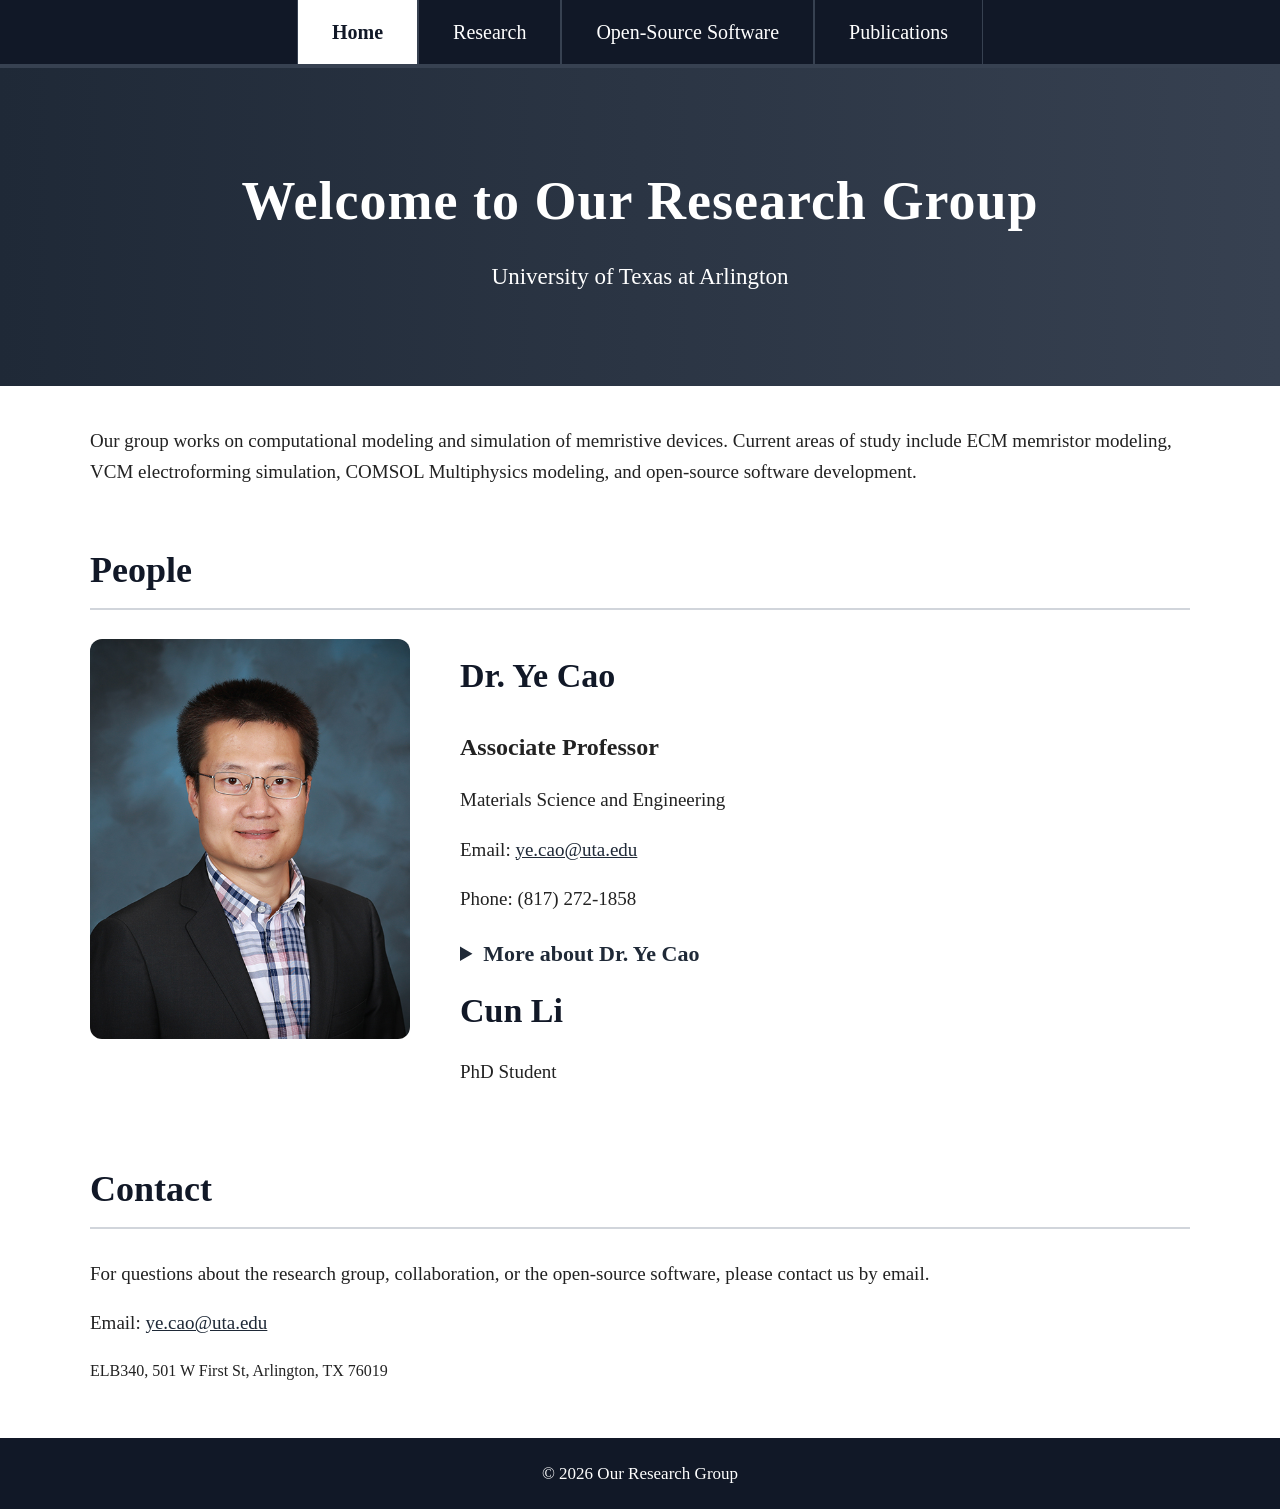
<file: index.html>
<!DOCTYPE html>
<html lang="en">
<head>
  <meta charset="UTF-8">
  <meta name="viewport" content="width=device-width, initial-scale=1.0">
  <link rel="stylesheet" href="style.css">
</head>
<body>

  <nav class="tabs">
    <a class="active" href="index.html">Home</a>
    <a href="research.html">Research</a>
    <a href="software.html">Open-Source Software</a>
    <a href="publications.html">Publications</a>
  </nav>

  <header class="hero">
    <h1>Welcome to Our Research Group</h1>
    <p>University of Texas at Arlington</p>
  </header>

  <main>

    <section>
      <p>
        Our group works on computational modeling and simulation of memristive devices.
        Current areas of study include ECM memristor modeling, VCM electroforming simulation,
        COMSOL Multiphysics modeling, and open-source software development.
      </p>
    </section>

    <section>
      <h2>People</h2>

      <div class="profile-card">
        <div class="profile-photo">
          <img src="yecao.jpg" alt="Dr. Ye Cao">
        </div>

        <div class="profile-info">
          <h3>Dr. Ye Cao</h3>
          <p class="profile-title">Associate Professor</p>
          <p>Materials Science and Engineering</p>
          <p>Email: <a href="mailto:ye.cao@uta.edu">ye.cao@uta.edu</a></p>
          <p>Phone: (817) 272-1858</p>

          <details>
            <summary>More about Dr. Ye Cao</summary>

            
            <p>
              Before joining UTA, he was a Postdoctoral Research Associate in the Center
              for Nanophase Materials Sciences at Oak Ridge National Laboratory.
            </p>

            <p>
              He obtained his B.S. and M.S. in Materials Science and Engineering from
              Shanghai Jiao Tong University and his Ph.D. in Materials Science and
              Engineering from Pennsylvania State University.
            </p>

            <p>
              His research is in the field of multiscale simulations of materials, with
              a focus on mesoscale phase-field modeling. His current research topics include
              charge transport in oxide-based resistive random-access memories, interfacial
              stability in Li metal batteries, and ferroelectric domain structure and
              switching in multifunctional ferroelectric oxides.
            </p>

            <p>
              He has authored or co-authored more than 60 publications in peer-reviewed
              journals, including Nature Materials, Nature Communications, and npj
              Computational Materials. His research projects have been sponsored by the
              National Science Foundation and the American Chemical Society.
            </p>
          </details>


        <div class="person cun-li">
          <h3>Cun Li</h3>
          <p>PhD Student</p>
        </div>  
      </div>

    </section>

    <section>
      <h2>Contact</h2>
      <p>
        For questions about the research group, collaboration, or the open-source software,
        please contact us by email.
      </p>

      <p>
        Email: <a href="mailto:ye.cao@uta.edu">ye.cao@uta.edu</a>
      </p>

      </p>
        ELB340, 501 W First St, Arlington, TX 76019
      </p>
    </section>

  </main>

  <footer>
    <p>© 2026 Our Research Group</p>
  </footer>

</body>
</html>
</file>
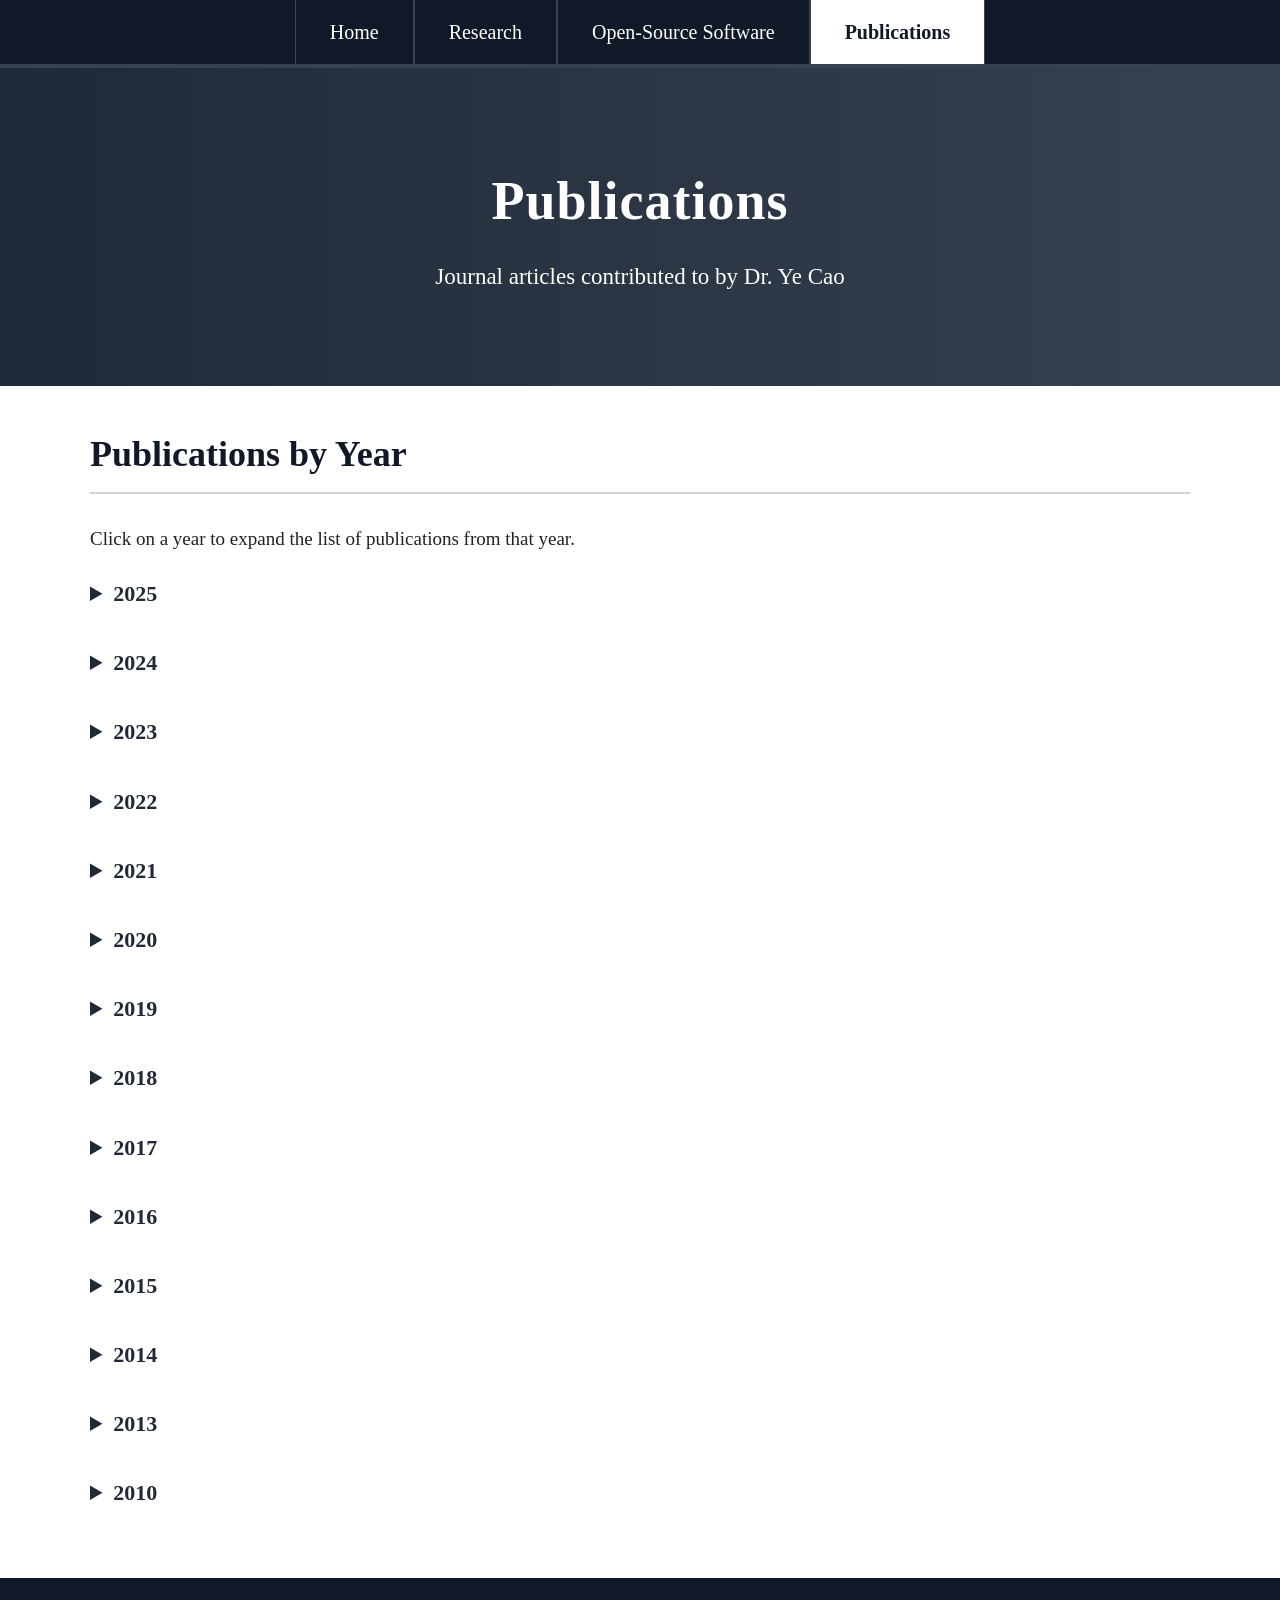
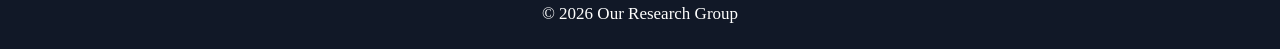
<file: publications.html>
<!DOCTYPE html>
<html lang="en">
<head>
  <meta charset="UTF-8">
  <meta name="viewport" content="width=device-width, initial-scale=1.0">
  <title>Publications</title>
  <link rel="stylesheet" href="style.css">
</head>
<body>

  <nav class="tabs">
    <a href="index.html">Home</a>
    <a href="research.html">Research</a>
    <a href="software.html">Open-Source Software</a>
    <a class="active" href="publications.html">Publications</a>
  </nav>

  <header class="hero">
    <h1>Publications</h1>
    <p>Journal articles contributed to by Dr. Ye Cao</p>
  </header>

  <main>
    <section>
      <h2>Publications by Year</h2>
      <p>Click on a year to expand the list of publications from that year.</p>

      <details class="year-section">
        <summary>2025</summary>
        <ol>
          <li>Hu, Z., Dou, H., Gan, J. B., Li, C., Sheng, X., Lu, J., Choudhury, A., Huang, J., Zhang, Y., Shang, Z., <strong>Cao, Y.</strong>, Zhang, X., & Wang, H. (2025). An Ultra-Robust Memristor Based on Vertically Aligned Nanocomposite with Highly Defective Vertical Channels for Neuromorphic Computing. <em>Advanced Functional Materials</em>. <a href="https://doi.org/10.1002/adfm.202512719" target="_blank">Link</a></li>
          <li>Checa, M., Millan-Solsona, R., Liu, Y., Pant, B., Puretzky, A., <strong>Cao, Y.</strong>, Kaur, P., Yang, J., Collins, L., Domingo, N., Kelley, K. P., Jesse, S., & Vasudevan, R. (2025). Autonomous Multistate Nanoencoding Using Combinatorial Ferroelectric Closure Domains in BiFeO3. <em>ACS Nano</em>, 19(30), 27962. <a href="https://doi.org/10.1021/acsnano.5c07423" target="_blank">Link</a></li>
          <li>Liou, Y., Zhang, K., & <strong>Cao, Y.</strong> (2025). Phase-Field Modeling of Coupled Bulk Photovoltaic Effect and Ferroelectric Domain Manipulation at Ultrafast Timescales. <em>npj Computational Materials</em>, 11, 77. <a href="https://doi.org/10.1038/s41524-025-01556-y" target="_blank">Link</a></li>
        </ol>
      </details>

      <details class="year-section">
        <summary>2024</summary>
        <ol>
          <li>Hu, Z., Dou, H., Zhang, Y., Shen, J., Ahmad, L., Hao, S., Hollander, E. G., Lu, J., Zhang, Y., Shang, Z., <strong>Cao, Y.</strong>, Huang, J., & Wang, H. (2024). Integration of CeO2-Based Memristor with Vertically Aligned Nanocomposite Thin Film: Enabling Selective Conductive Filament Formation for High-Performance Electronic Synapses. <em>ACS Applied Materials & Interfaces</em>, 16(47), 64951. <a href="https://doi.org/10.1021/acsami.4c10687" target="_blank">Link</a></li>
          <li>Martinez, A., Gother, P. K., Liou, Y., Bhayde, O. T., Gish, J. T., Liu, Y., Kavle, P., Sangwan, V. K., Rabel, M. P., Rumende, T., Gonzalez, G. G., Jiang, J., <strong>Cao, Y.</strong>, Darancet, P., Meletis, E., Hersam, M. C., & Koh, S. J. (2024). Sub-1K Cold-Electron Quantum Well Switching at Room Temperature. <em>Nano Letters</em>, 24(44), 13981. <a href="https://doi.org/10.1021/acs.nanolett.4c03348" target="_blank">Link</a></li>
          <li>Pant, B., Ren, Y., & <strong>Cao, Y.</strong> (2024). Dendrite Growth and Dead Lithium Formation in Lithium Metal Batteries and Mitigation Using a Protective Layer: A Phase-Field Study. <em>ACS Applied Materials & Interfaces</em>, 16(42), 56947. <a href="https://doi.org/10.1021/acsami.4c08605" target="_blank">Link</a></li>
          <li>Checa, M., Pant, B., Puretzky, A., Dryzhakov, B., Vasudevan, R. K., Liu, Y., Kavle, P., Dasgupta, A., Martin, L. W., <strong>Cao, Y.</strong>, Collins, L., Jesse, S., Domingo, N., & Kelley, K. P. (2024). On-demand nanoengineering of in-plane ferroelectric topologies. <em>Nature Nanotechnology</em>. <a href="https://doi.org/10.1038/s41565-024-01792-1" target="_blank">Link</a></li>
          <li>Ochiabuto, K., Pitts, H., <strong>Cao, Y.</strong>, & Meletis, E. (2024). Quantitative modeling of oxide growth in plasma electrolytic oxidation of titanium. <em>Materials Chemistry and Physics</em>, 323, 129633. <a href="https://doi.org/10.1016/j.matchemphys.2024.129633" target="_blank">Link</a></li>
          <li>Pokharel, J., Cresce, A., Pant, B., Gurung, A., He, W., Baniya, A., Lamsal, B. S., Yang, Z., Gent, S., <strong>Cao, Y.</strong>, Goddard, W. A. III, Xu, K., & Zhou, Y. (2024). Manipulating the Diffusion Energy Barrier at the Lithium Metal Electrolyte Interface for Dendrite-free Long-life Batteries. <em>Nature Communications</em>, 15, 3085. <a href="https://doi.org/10.1038/s41467-024-47521-z" target="_blank">Link</a></li>
          <li>Zhang, H., Okur, F., Pant, B., Klimpel, M., Butenko, S., Karabay, D. T., Parrilli, A., Neels, A., <strong>Cao, Y.</strong>, Kravchyk, K. V., & Kovalenko, M. V. (2024). Garnet-Based Solid-State Li Batteries with High-Surface-Area Porous LLZO Membranes. <em>ACS Applied Materials & Interfaces</em>, 16(10), 12353. <a href="https://doi.org/10.1021/acsami.3c14422" target="_blank">Link</a></li>
          <li>Bahadori, S. R., Hart, R., Mulgaonkar, A., Wang, Y., Frentes, S., Hong, Y., <strong>Cao, Y.</strong>, Jiang, J., Sun, X., & Hao, Y. (2024). Facile Synthesis of a Broad Range of Colloidal Nanocrystals by Membrane-Mediated pH Gradient under Ambient Conditions. <em>Crystals</em>, 14(3), 240. <a href="https://doi.org/10.3390/cryst14030240" target="_blank">Link</a></li>
          <li>Smith, B. R., Pant, B., Liu, Y., Liu, Y., Yang, J., Jesse, S., Khojandi, A., Kalinin, S. V., <strong>Cao, Y.</strong>, & Vasudevan, R. K. (2024). Physics-informed models of domain wall dynamics as a route for autonomous domain wall design via reinforcement learning. <em>Digital Discovery</em>, 3, 456. <a href="https://doi.org/10.1039/D3DD00126A" target="_blank">Link</a></li>
        </ol>
      </details>

      <details class="year-section">
        <summary>2023</summary>
        <ol>
          <li>Pant, B., Ren, Y., & <strong>Cao, Y.</strong> (2023). Phase-Field Simulation of a Dynamic Protective Layer for the Inhibition of Dendrite Growth in Zinc Metal Batteries. <em>ACS Applied Materials & Interfaces</em>, 15(51), 59329. <a href="https://doi.org/10.1021/acsami.3c11936" target="_blank">Link</a></li>
          <li>Shi, C., Mao, N., Zhang, K., Zhang, T., Chiu, M., Ashen, K., Wang, B., Tang, X., Guo, G., Lei, S., Chen, L., <strong>Cao, Y.</strong>, Qian, X., Kong, J., & Han, Y. (2023). Domain-dependent Strain and Stacking in Two-dimensional van der Waals Ferroelectrics. <em>Nature Communications</em>, 14(1), 7168. <a href="https://doi.org/10.1038/s41467-023-42947-3" target="_blank">Link</a></li>
          <li>Cao, D., Zhang, K., Li, W., Zhang, Y., Ji, T., Zhao, X., Cakmak, E., Zhu, J., <strong>Cao, Y.</strong>, & Zhu, H. (2023). Nondestructively Visualizing and Understanding the Mechano-Electro-chemical Origins of “Soft Short” and “Creeping” in All-Solid-State Batteries. <em>Advanced Functional Materials</em>, 33(52), 2307998. <a href="https://doi.org/10.1002/adfm.202307998" target="_blank">Link</a></li>
          <li>Zhang, K., Ganesh, P., & <strong>Cao, Y.</strong> (2023). Deterministic Conductive Filament Formation and Evolution for Improved Switching Uniformity in Embedded Metal-Oxide-Based Memristors—A Phase-Field Study. <em>ACS Applied Materials & Interfaces</em>, 15(17), 21219. <a href="https://doi.org/10.1021/acsami.3c00371" target="_blank">Link</a></li>
          <li>He, W., Ren, Y., Lamsal, B. S., Pokharel, J., Zhang, K., Kharel, P., Wu, J. J., Xian, X., <strong>Cao, Y.</strong>, & Zhou, Y. (2023). Decreasing Water Activity Using the Tetrahydrofuran Electrolyte Additive for Highly Reversible Aqueous Zinc Metal Batteries. <em>ACS Applied Materials & Interfaces</em>, 15(5), 6647. <a href="https://doi.org/10.1021/acsami.2c17714" target="_blank">Link</a></li>
        </ol>
      </details>

      <details class="year-section">
        <summary>2022</summary>
        <ol>
          <li>Zhang, K., Ren, Y., & <strong>Cao, Y.</strong> (2022). Mechanically tunable elastic modulus of freestanding Ba1−xSrxTiO3 membranes via phase-field simulation. <em>Applied Physics Letters</em>, 121, 152902. <a href="https://aip.scitation.org/doi/10.1063/5.0099772" target="_blank">Link</a></li>
          <li>Ren, Y., Zhang, K., Zhou, Y., & <strong>Cao, Y.</strong> (2022). Phase-Field Simulation and Machine Learning Study of the Effects of Elastic and Plastic Properties of Electrodes and Solid Polymer Electrolytes on the Suppression of Li Dendrite Growth. <em>ACS Applied Materials & Interfaces</em>, 14(27), 30658–30671. <a href="https://doi.org/10.1021/acsami.2c03000" target="_blank">Link</a></li>
          <li>Zhang, K., Ren, Y., Ganesh, P., & <strong>Cao, Y.</strong> (2022). Effect of electrode and oxide properties on the filament kinetics during electroforming in metal-oxide-based memories. <em>npj Computational Materials</em>, 8, 76. <a href="https://www.nature.com/articles/s41524-022-00770-2" target="_blank">Link</a></li>
        </ol>
      </details>

      <details class="year-section">
        <summary>2021</summary>
        <ol>
          <li>Kelley, K. P., Ren, Y., Dasgupta, A., Kavle, P., Jesse, S., Vasudevan, <strong>Cao, Y.</strong>, Martin, L. W., & Kalinin, S. V. (2021). Probing Metastable Domain Dynamics via Automated Experimentation in Piezoelectric Force Microscopy. <em>ACS Nano</em>, 15(9), 15096. <a href="https://doi.org/10.1021/acsnano.1c05455" target="_blank">Link</a></li>
          <li>Ren, Y., Rahmani, H., Meletis, E. I., Zhang, Q., & <strong>Cao, Y.</strong> (2021). A First-principles Study of Thiadiazole and Dimercapto-thiadiazole Adsorption on Copper and Silver Surfaces. <em>Materials Chemistry and Physics</em>, 273, 125057. <a href="https://doi.org/10.1016/j.matchemphys.2021.125057" target="_blank">Link</a></li>
        </ol>
      </details>

      <details class="year-section">
        <summary>2020</summary>
        <ol>
          <li>Zhang, K., Wang, J., Huang, Y., Chen, L., Ganesh, P., & <strong>Cao, Y.</strong> (2020). High-throughput Phase-field Simulations and Machine Learning of Resistive Switching in Resistive Random-Access Memory. <em>npj Computational Materials</em>, 6, 1–10. <a href="https://doi.org/10.1038/s41524-020-00455-8" target="_blank">Link</a></li>
          <li>Kelley, K. P., Ren, Y., Morozovska, A. N., Eliseev, E. A., Ehara, Y., Funakubo, H., Giamarchi, T., Balke, N., Vasudevan, R. K., <strong>Cao, Y.</strong>, Jesse, S., & Kalinin, S. V. (2020). Dynamic Manipulation in Piezoresponse Force Microscopy: Creating Nonequilibrium Phases with Large Electromechanical Response. <em>ACS Nano</em>, 14(8), 10569. <a href="https://doi.org/10.1021/acsnano.0c04601" target="_blank">Link</a></li>
          <li>Kelley, K. P., Li, L., Ren, Y., Ehara, Y., Funakubo, H., Somnath, S., Jesse, S., <strong>Cao, Y.</strong>, Kannan, R., Vasudevan, R. K., & Kalinin, S. V. (2020). Tensor factorization for elucidating mechanisms of piezoresponse relaxation via dynamic Piezoresponse Force Spectroscopy. <em>npj Computational Materials</em>, 6, 113. <a href="https://doi.org/10.1038/s41524-020-00384-6" target="_blank">Link</a></li>
          <li>Li, Y., Cao, D., Arnold, W., Ren, Y., Liu, C., Jasinski, J. B., Druffel, T., <strong>Cao, Y.</strong>, Zhu, H., & Wang, H. (2020). Regulated lithium ionic flux through well-aligned channels for lithium dendrite inhibition in solid-state batteries. <em>Energy Storage Materials</em>, 31, 344. <a href="https://doi.org/10.1016/j.ensm.2020.06.029" target="_blank">Link</a></li>
          <li>Ren, Y., Zhou, Y., & <strong>Cao, Y.</strong> (2020). Inhibit of Lithium Dendrite Growth in Solid Composite Electrolyte by Phase-Field Modeling. <em>Journal of Physical Chemistry C</em>, 124(23), 12195. <a href="https://doi.org/10.1021/acs.jpcc.0c01116" target="_blank">Link</a></li>
        </ol>
      </details>

      <details class="year-section">
        <summary>2019</summary>
        <ol>
          <li>Reifsnider, K., <strong>Cao, Y.</strong>, Raihan, R., & Vadlamudi, V. (2019). Morphology Drivers for Irreversible Species Diffusion and Transport in HeteroFoaMs. <em>Journal of the Electrochemical Society</em>, 167(5), 054505. <a href="https://doi.org/10.1149/2.0092005JES" target="_blank">Link</a></li>
          <li>Agar, A. C., Naul, B., Pandya, S., van der Walt, S., Maher, J., Ren, Y., Chen, L., Kalinin, S. V., Vasudevan, R. K., <strong>Cao, Y.</strong>, Bloom, J. S., & Martin, L. W. (2019). Revealing ferroelectric switching character using deep recurrent neural networks. <em>Nature Communications</em>, 10, 4809. <a href="https://doi.org/10.1038/s41467-019-12750-0" target="_blank">Link</a></li>
          <li>Lu, X., Chen, Z., <strong>Cao, Y.</strong>, Tang, Y., Xu, R., Saremi, S., Zhang, Z., You, L., Dong, Y., Das, S., Zhang, H., Zheng, L., Wu, H., Lv, W., Xie, G., Liu, X., Li, J., Chen, L., Chen, L., … Martin, L. W. (2019). Mechanical-force-induced non-local collective ferroelastic switching in epitaxial lead-titanate thin films. <em>Nature Communications</em>, 10, 1–8. <a href="https://doi.org/10.1038/s41467-019-11825-2" target="_blank">Link</a></li>
          <li>Akbarian, D., Yilmaz, D. E., <strong>Cao, Y.</strong>, Ganesh, P., Dabo, I., Munro, J., Ginhoven, R. V., & van Duin, A. C. (2019). Understanding the influence of defects and surface chemistry on ferroelectric switching: a ReaxFF investigation of BaTiO3. <em>Physical Chemistry Chemical Physics</em>, 21, 18240. <a href="https://doi.org/10.1039/C9CP02955A" target="_blank">Link</a></li>
          <li><strong>Cao, Y.</strong>, Wang, J., & Chen, L. (2019). Computational modeling of grain boundary electrostatic effect in polycrystalline SrTiO3 thin film. <em>Journal of the American Ceramic Society</em>, 102(7), 4136–4151. <a href="https://doi.org/10.1111/jace.16291" target="_blank">Link</a></li>
          <li>Liou, Y., Chiu, Y., Hart, R. T., Kuo, C., Huang, Y., Wu, Y., Chopdekar, R. V., Liu, H., Tanaka, A., Chen, C., Chang, C., Tjeng, L. H., <strong>Cao, Y.</strong>, Nagarajan, V., Chu, Y., Chen, Y., & Yang, J. (2019). Deterministic optical control of room temperature multiferroicity in BiFeO3 thin films. <em>Nature Materials</em>, 18, 580–587. <a href="https://doi.org/10.1038/s41563-019-0348-x" target="_blank">Link</a></li>
        </ol>
      </details>

      <details class="year-section">
        <summary>2018</summary>
        <ol>
          <li><strong>Cao, Y.</strong>, Li, Q., Huijben, M., Vasudevan, R. K., Kalinin, S. V., & Maksymovych, P. (2018). Electronic switching by metastable polarization states in BiFeO3 thin films. <em>Physical Review Materials</em>, 2, 094401. <a href="https://doi.org/10.1103/PhysRevMaterials.2.094401" target="_blank">Link</a></li>
          <li>Agar, J. C., <strong>Cao, Y.</strong>, Naul, B., Pandya, S., van der Walt, S., Luo, A. I., Maher, J. T., Balke, N., Jesse, S., Kalinin, S. V., Vasudevan, R. K., & Martin, L. W. (2018). Machine Detection of Enhanced Electromechanical Energy Conversion in PbZr0.2Ti0.8O3 Thin Films. <em>Advanced Materials</em>, 1800701. <a href="https://doi.org/10.1002/adma.201800701" target="_blank">Link</a></li>
          <li>Young, S. R., Maksov, A., Ziatdinov, M., <strong>Cao, Y.</strong>, Burch, M., Balachandran, J., Li, L., Somnath, S., Patton, R. M., Kalinin, S. V., & Vasudevan, R. K. (2018). Data mining for better material synthesis: The case of pulsed laser deposition of complex oxides. <em>Journal of Applied Physics</em>, 123(11), 115303. <a href="https://doi.org/10.1063/1.5009942" target="_blank">Link</a></li>
        </ol>
      </details>

      <details class="year-section">
        <summary>2017</summary>
        <ol>
          <li><strong>Cao, Y.</strong>, Morozovska, A., & Kalinin, S. V. (2017). Pressure-induced switching in ferroelectrics: Phase-field modeling, electrochemistry, flexoelectric effect, and bulk vacancy dynamics. <em>Physical Review B</em>, 96(18), 184109. <a href="https://doi.org/10.1103/PhysRevB.96.184109" target="_blank">Link</a></li>
          <li>Vasudevan, R. K., <strong>Cao, Y.</strong>, Laanait, N., Ievlev, A., Li, L., Yang, J., Chu, Y., Chen, L., Kalinin, S. V., & Maksmovych, P. (2017). Field enhancement of electronic conductance at ferroelectric domain walls. <em>Nature Communications</em>, 8(1), 1318. <a href="https://doi.org/10.1038/s41467-017-01334-5" target="_blank">Link</a></li>
          <li>Damodaran, A. R., Pandya, S., Agar, J. C., <strong>Cao, Y.</strong>, Vasudevan, R. K., Xu, R., Saremi, S., Li, Q., Kim, J., McCarter, M. R., Dedon, L. R., Angsten, T., Balke, N., Jesse, S., Asta, M., Kalinin, S. V., & Martin, L. W. (2017). Three-State Ferroelastic Switching and Large Electromechanical Responses in PbTiO3 Thin Films. <em>Advanced Materials</em>, 29(37), 1702069. <a href="https://doi.org/10.1002/adma.201702069" target="_blank">Link</a></li>
          <li>Zhou, Y., Hou, Y., Li, Q., Yang, L., <strong>Cao, Y.</strong>, Choi, K. H., Wang, Q., & Zhang, Q. (2017). Biocompatible and Flexible Hydrogel Diode-Based Mechanical Energy Harvesting. <em>Advanced Materials Technologies</em>, 2(9), 1700118. <a href="https://doi.org/10.1002/admt.201700118" target="_blank">Link</a></li>
          <li>Das, S., Wang, B., <strong>Cao, Y.</strong>, Cho, M. R., Shin, Y. J., Yang, S. M., Wang, L., Kim, M., Kalinin, S. V., Chen, L., & Noh, T. W. (2017). Controlled manipulation of oxygen vacancies using nanoscale flexoelectricity. <em>Nature Communications</em>, 8(1), 615. <a href="https://doi.org/10.1038/s41467-017-00710-5" target="_blank">Link</a></li>
          <li>Yang, S. M., Morozovska, A. N., Kumar, R., Eliseev, E. A., <strong>Cao, Y.</strong>, Mazet, L., Balke, N., Jesse, S., Vasudevan, R. K., Dubourdieu, C., & Kalinin, S. V. (2017). Mixed electrochemical-ferroelectric states in nanoscale ferroelectrics. <em>Nature Physics</em>, 13(8), 812. <a href="https://doi.org/10.1038/nphys4103" target="_blank">Link</a></li>
          <li><strong>Cao, Y.</strong>, Chen, L., & Kalinin, S. V. (2017). Role of flexoelectric coupling in polarization rotations at the ac domain walls in ferroelectric perovskites. <em>Applied Physics Letters</em>, 110(20), 202903. <a href="https://doi.org/10.1063/1.4983560" target="_blank">Link</a></li>
          <li>Li, L., <strong>Cao, Y.</strong>, Somnath, S., Yang, Y., Jesse, S., Ehara, Y., Funakubo, H., Chen, L., Kalinin, S. V., & Vasudevan, R. K. (2017). Direct Imaging of the Relaxation of Individual Ferroelectric Interfaces in a Tensile-Strained Film. <em>Advanced Electronic Materials</em>, 3(4), 1600508. <a href="https://doi.org/10.1002/aelm.201600508" target="_blank">Link</a></li>
        </ol>
      </details>

      <details class="year-section">
        <summary>2016</summary>
        <ol>
          <li><strong>Cao, Y.</strong>, Yang, S., Jesse, S., Kravchenko, I., Yu, P., Chen, L., Kalinin, S. V., Balke, N., & Li, Q. (2016). Exploring Polarization Rotation Instabilities in Super-Tetragonal BiFeO3 Epitaxial Thin Films and Their Technological Implications. <em>Advanced Electronic Materials</em>, 2(12), 1600307. <a href="https://onlinelibrary.wiley.com/doi/10.1002/aelm.201600307" target="_blank">Link</a></li>
          <li><strong>Cao, Y.</strong>, & Kalinin, S. V. (2016). Phase-field modeling of chemical control of polarization stability and switching dynamics in ferroelectric thin films. <em>Physical Review B</em>, 94(23), 235444. <a href="https://journals.aps.org/prb/abstract/10.1103/PhysRevB.94.235444" target="_blank">Link</a></li>
          <li>Morozovska, A. N., Eliseev, E. A., Genenko, Y. A., Vorotiahin, I. S., Silibin, M. V., <strong>Cao, Y.</strong>, Kim, Y., Glinchuk, M. D., & Kalinin, S. V. (2016). Flexocoupling impact on size effects of piezoresponse and conductance in mixed-type ferroelectric semiconductors under applied pressure. <em>Physical Review B</em>, 94(17), 174101. <a href="https://journals.aps.org/prb/abstract/10.1103/PhysRevB.94.174101" target="_blank">Link</a></li>
          <li><strong>Cao, Y.</strong>, Shen, J., Randall, C., & Chen, L. (2016). Effect of multi-domain structure on ionic transport, electrostatics, and current evolution in BaTiO3 ferroelectric capacitor. <em>Acta Materialia</em>, 112, 224–230. <a href="https://www.sciencedirect.com/science/article/abs/pii/S1359645416302841" target="_blank">Link</a></li>
          <li>Tselev, A., Yu, P., <strong>Cao, Y.</strong>, Dedon, L. R., Martin, L. W., Kalinin, S. V., & Maksymovych, P. (2016). Microwave ac conductivity of domain walls in ferroelectric thin films. <em>Nature Communications</em>, 7, 11630. <a href="https://www.nature.com/articles/ncomms11630" target="_blank">Link</a></li>
          <li>Wang, J., Huang, H., Bayer, T. J., Moballegh, A., <strong>Cao, Y.</strong>, Klein, A., Dickey, E. C., Irving, D. L., Randall, C. A., & Chen, L. (2016). Defect chemistry and resistance degradation in Fe-doped SrTiO3 single crystal. <em>Acta Materialia</em>, 108, 229–240. <a href="https://www.sciencedirect.com/science/article/abs/pii/S1359645416300969" target="_blank">Link</a></li>
          <li>Cao, G., <strong>Cao, Y.</strong>, Huang, H., Chen, L., & Ma, X. (2016). Analysis of multi-domain ferroelectric switching in BiFeO3 thin film using phase-field method. <em>Computational Materials Science</em>, 115, 208–213. <a href="https://www.sciencedirect.com/science/article/abs/pii/S0927025615007284" target="_blank">Link</a></li>
          <li>Vasudevan, R. K., Khassaf, H., <strong>Cao, Y.</strong>, Zhang, S., Tselev, A., Carmichael, B., Okatan, M. B., Jesse, S., Chen, L., Alpay, S. P., Kalinin, S. V., & Bassiri-Gharb, N. (2016). Acoustic Detection of Phase Transitions at the Nanoscale. <em>Advanced Functional Materials</em>, 26(4), 478–486. <a href="https://onlinelibrary.wiley.com/doi/abs/10.1002/adfm.201504407" target="_blank">Link</a></li>
          <li>Edwards, D., Brewer, S., <strong>Cao, Y.</strong>, Jesse, S., Chen, L., Kalinin, S. V., Kumar, A., & Bassiri-Gharb, N. (2016). Local Probing of Ferroelectric and Ferroelastic Switching through Stress-Mediated Piezoelectric Spectroscopy. <em>Advanced Materials Interfaces</em>, 3(7), 100470. <a href="https://onlinelibrary.wiley.com/doi/abs/10.1002/admi.201500470" target="_blank">Link</a></li>
        </ol>
      </details>

      <details class="year-section">
        <summary>2015</summary>
        <ol>
          <li><strong>Cao, Y.</strong>, Ievlev, A. V., Morozovska, A. N., Chen, L., Kalinin, S. V., & Maksymovych, P. (2015). Intrinsic space charge layers and field enhancement in ferroelectric nanojunctions. <em>Applied Physics Letters</em>, 107(2), 022903. <a href="https://pubs.aip.org/aip/apl/article/107/2/022903/29602/Intrinsic-space-charge-layers-and-field" target="_blank">Link</a></li>
          <li>Li, Q., <strong>Cao, Y.</strong>, Yu, P., Vasudevan, R. K., Laanait, N., Tselev, A., Xue, F., Chen, L., Maksymovych, P., & Kalinin, S. V. (2015). Giant elastic tunability in strained BiFeO3 near an electrically induced phase transition. <em>Nature Communications</em>, 6, 8985. <a href="https://www.nature.com/articles/ncomms9985" target="_blank">Link</a></li>
          <li><strong>Cao, Y.</strong>, Li, Q., Chen, L., & Kalinin, S. V. (2015). Coupling of electrical and mechanical switching in nanoscale ferroelectrics. <em>Applied Physics Letters</em>, 107(20), 202905. <a href="https://pubs.aip.org/aip/apl/article/107/20/202905/30222/Coupling-of-electrical-and-mechanical-switching-in" target="_blank">Link</a></li>
          <li>Song, K., Koch, C. T., Lee, J. K., Kim, D. Y., Kim, J. K., Parvizi, A., Jung, W. Y., Park, C. G., Jeong, H. J., Kim, H. S., <strong>Cao, Y.</strong>, Yang, T., Chen, L., & Oh, S. H. (2015). Electron Holography: Correlative High-Resolution Mapping of Strain and Charge Density in a Strained Piezoelectric Multilayer. <em>Advanced Materials Interfaces</em>, 2(1). <a href="https://onlinelibrary.wiley.com/doi/abs/10.1002/admi.201570008" target="_blank">Link</a></li>
        </ol>
      </details>

      <details class="year-section">
        <summary>2014</summary>
        <ol>
          <li><strong>Cao, Y.</strong>, Shen, J., Randall, C., & Chen, L. (2014). Effect of Ferroelectric Polarization on Ionic Transport and Resistance Degradation in BaTiO3 by Phase-Field Approach. <em>Journal of the American Ceramic Society</em>, 97(11), 3568–3575. <a href="https://ceramics.onlinelibrary.wiley.com/doi/abs/10.1111/jace.13162" target="_blank">Link</a></li>
          <li><strong>Cao, Y.</strong>, Shen, J., Randall, C. A., & Chen, L. (2014). Phase-field modeling of switchable diode-like current-voltage characteristics in ferroelectric BaTiO3. <em>Applied Physics Letters</em>, 104(18), 182905. <a href="https://pubs.aip.org/aip/apl/article-abstract/104/18/182905/24110/Phase-field-modeling-of-switchable-diode-like" target="_blank">Link</a></li>
        </ol>
      </details>

      <details class="year-section">
        <summary>2013</summary>
        <ol>
          <li>Lee, J. K., Shin, G. Y., Song, K., Choi, W. S., Shin, Y. A., Park, S. Y., Britson, J., <strong>Cao, Y.</strong>, Chen, L., & Lee, H. N. (2013). Direct observation of asymmetric domain wall motion in a ferroelectric capacitor. <em>Acta Materialia</em>, 61(18), 6765–6777. <a href="https://www.sciencedirect.com/science/article/abs/pii/S1359645413005715" target="_blank">Link</a></li>
          <li>Tra, V. T., Chen, J., Huang, P., Huang, B., <strong>Cao, Y.</strong>, Yeh, C., Liu, H., Eliseev, E. A., Morozovska, A. N., Lin, J., Chen, Y., Chu, M., Chiu, P., Chiu, Y., Chen, L., Wu, C., & Chiu, Y. (2013). Ferroelectric control of the conduction at the LaAlO3/SrTiO3 heterointerface. <em>Advanced Materials</em>, 25(24), 3357–3364. <a href="https://onlinelibrary.wiley.com/doi/abs/10.1002/adma.201300757" target="_blank">Link</a></li>
          <li>Xue, F., Wang, J., Sheng, G., Huang, E., <strong>Cao, Y.</strong>, Huang, H., Munroe, P., Mahjoub, R., Li, Y., Nagarajan, V., & Chen, L. (2013). Phase field simulations of ferroelectrics domain structures in PbZrxTi1−xO3 bilayers. <em>Acta Materialia</em>, 61(8), 2909–2918. <a href="https://www.sciencedirect.com/science/article/abs/pii/S1359645413000657" target="_blank">Link</a></li>
          <li>Strelcov, E., Kim, Y., Jesse, S., <strong>Cao, Y.</strong>, Ivanov, I. N., Kravchenko, I. I., Wang, C., Teng, Y., Chen, L., & Chu, Y. (2013). Probing local ionic dynamics in functional oxides at the nanoscale. <em>Nano Letters</em>, 13(8), 3455–3462. <a href="https://pubs.acs.org/doi/10.1021/nl400780d" target="_blank">Link</a></li>
          <li><strong>Cao, Y.</strong>, Bhattacharya, S., Shen, J., Randall, C. A., & Chen, L. (2013). Role of polaron hopping in leakage current behavior of a SrTiO3 single crystal. <em>Journal of Applied Physics</em>, 114(22), 224102. <a href="https://pubs.aip.org/aip/jap/article-abstract/114/22/224102/396843/Role-of-polaron-hopping-in-leakage-current" target="_blank">Link</a></li>
        </ol>
      </details>

      <details class="year-section">
        <summary>2010</summary>
        <ol>
          <li><strong>Cao, Y.</strong>, Sheng, G., Zhang, J., Choudhury, S., Li, Y., Randall, C. A., & Chen, L. (2010). Piezoelectric response of single-crystal PbZr1-xTixO3 near morphotropic phase boundary predicted by phase-field simulation. <em>Applied Physics Letters</em>, 97(25), 252904. <a href="https://pubs.aip.org/aip/apl/article-abstract/97/25/252904/339235/Piezoelectric-response-of-single-crystal-PbZr1" target="_blank">Link</a></li>
        </ol>
      </details>

    </section>
  </main>

  <footer>
    <p>© 2026 Our Research Group</p>
  </footer>

</body>
</html>
</file>
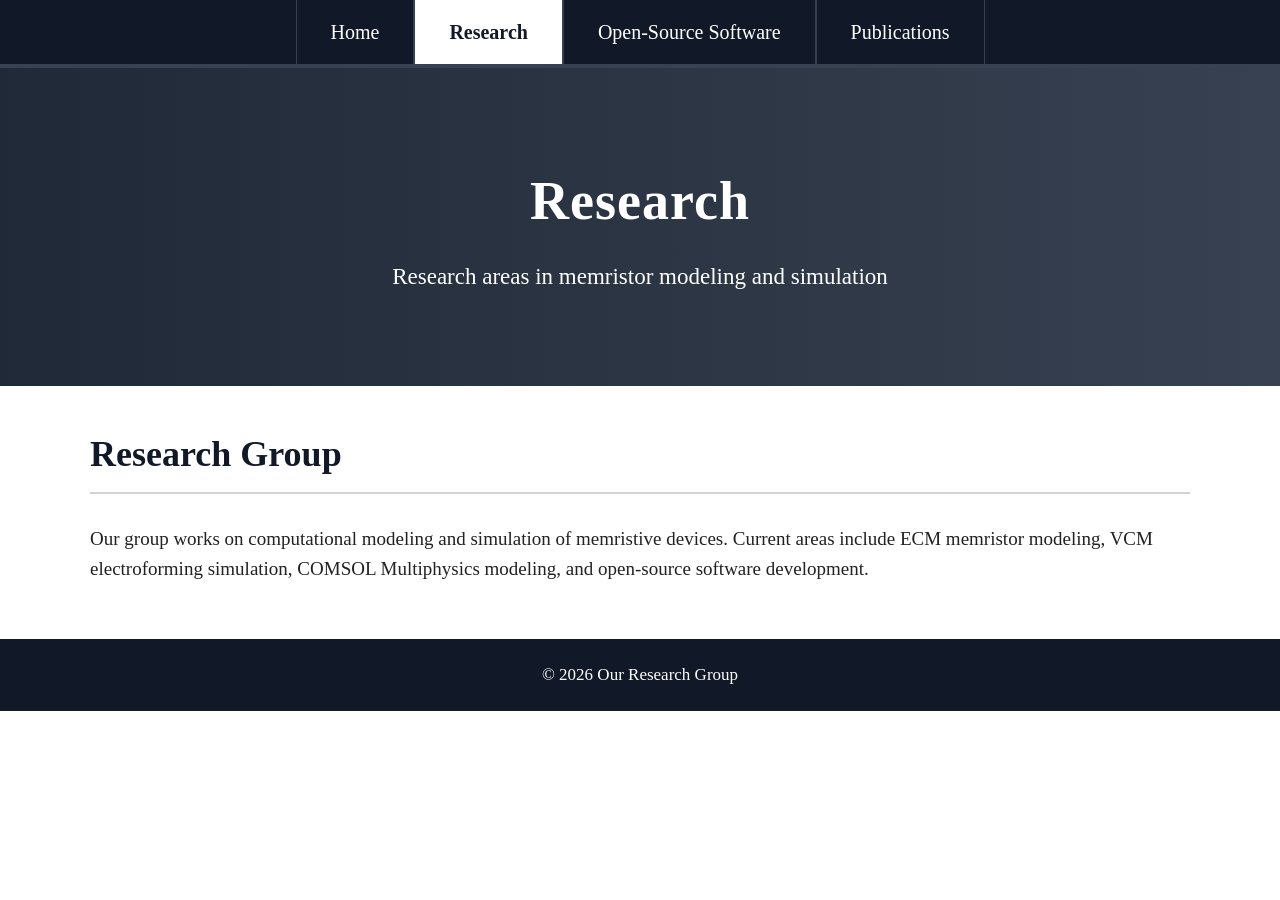
<file: research.html>
<!DOCTYPE html>
<html lang="en">
<head>
  <meta charset="UTF-8">
  <meta name="viewport" content="width=device-width, initial-scale=1.0">
  <title>Research</title>
  <link rel="stylesheet" href="style.css">
</head>
<body>


   <nav class="tabs">
    <a href="index.html">Home</a>
    <a class="active" href="research.html">Research</a>
    <a href="software.html">Open-Source Software</a>
    <a href="publications.html">Publications</a>
  </nav>
  
  <header class="hero">
    <h1>Research</h1>
    <p>Research areas in memristor modeling and simulation</p>
  </header>

 

  <main>

     <section>
      <h2>Research Group</h2>
      <p>
        Our group works on computational modeling and simulation of memristive devices.
        Current areas include ECM memristor modeling, VCM electroforming simulation,
        COMSOL Multiphysics modeling, and open-source software development.
      </p>
    </section>
    
  </main>

  <footer>
    <p>© 2026 Our Research Group</p>
  </footer>

</body>
</html>
</file>
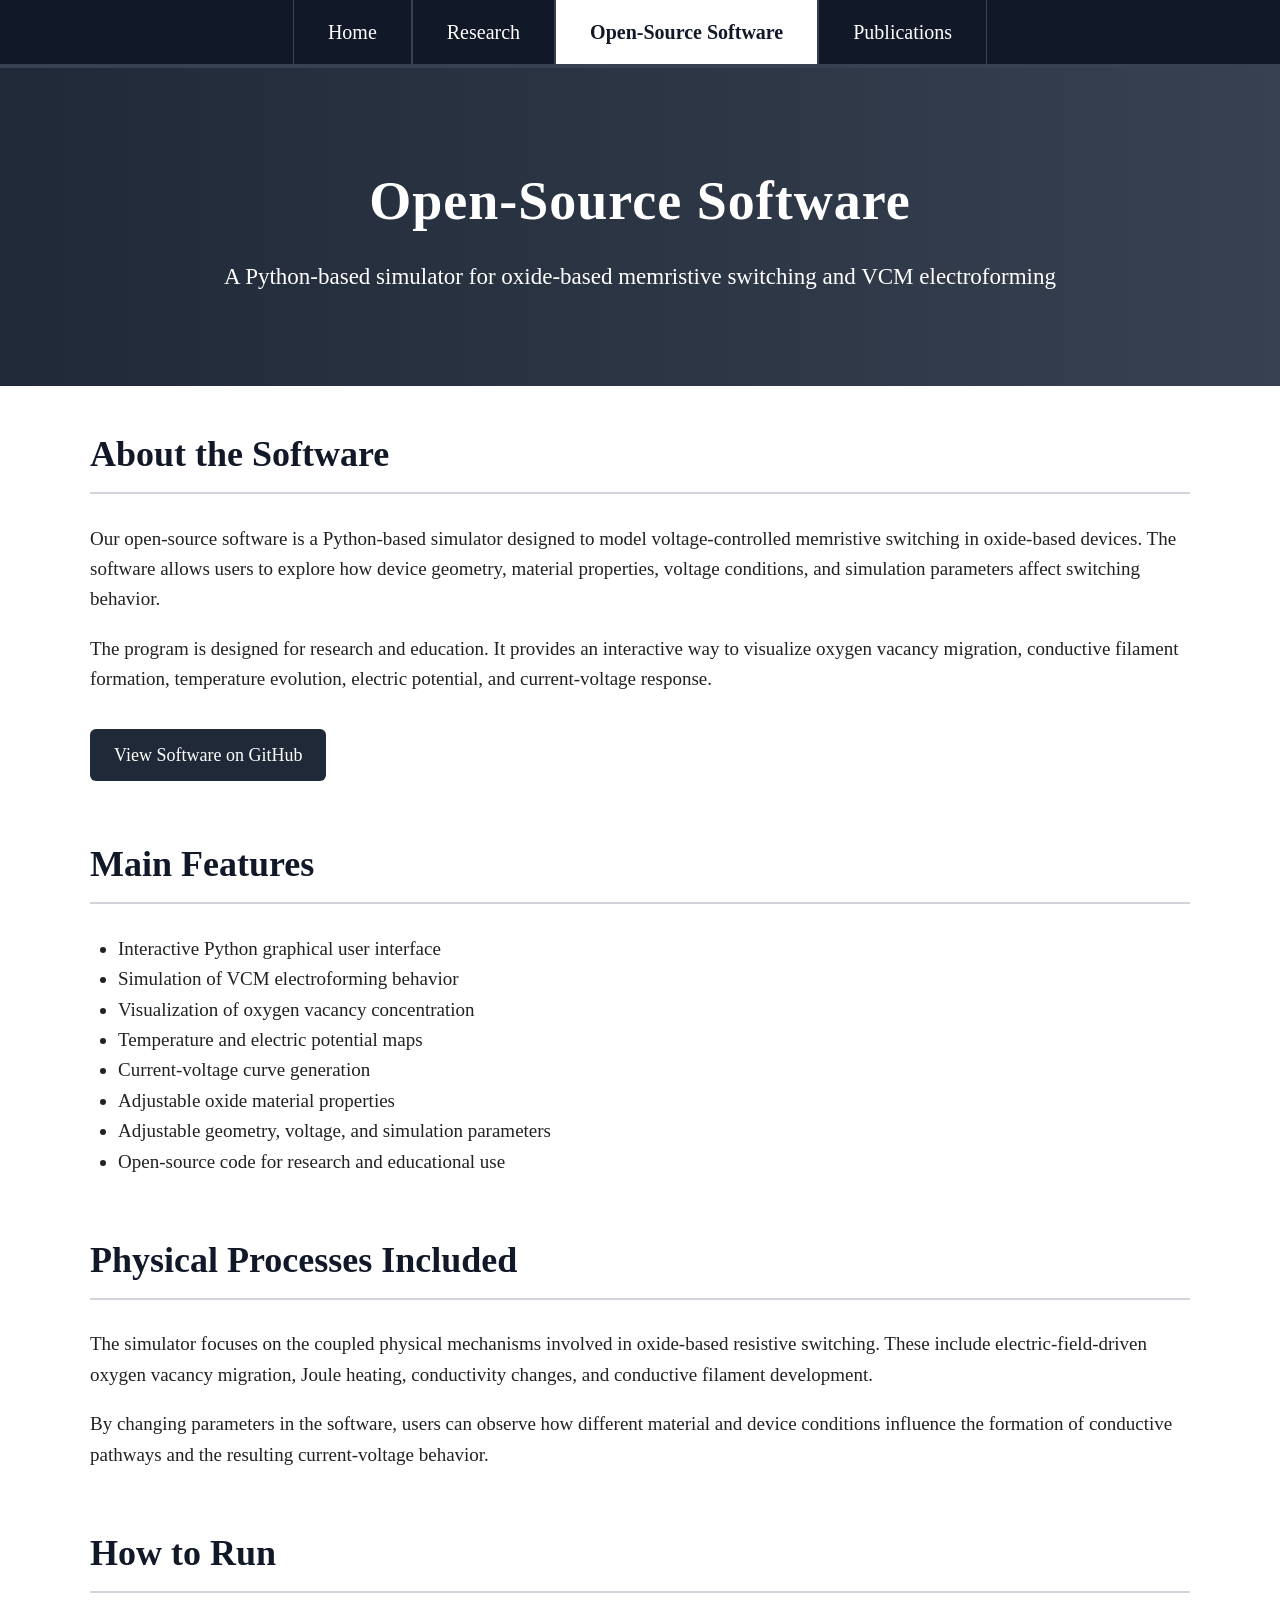
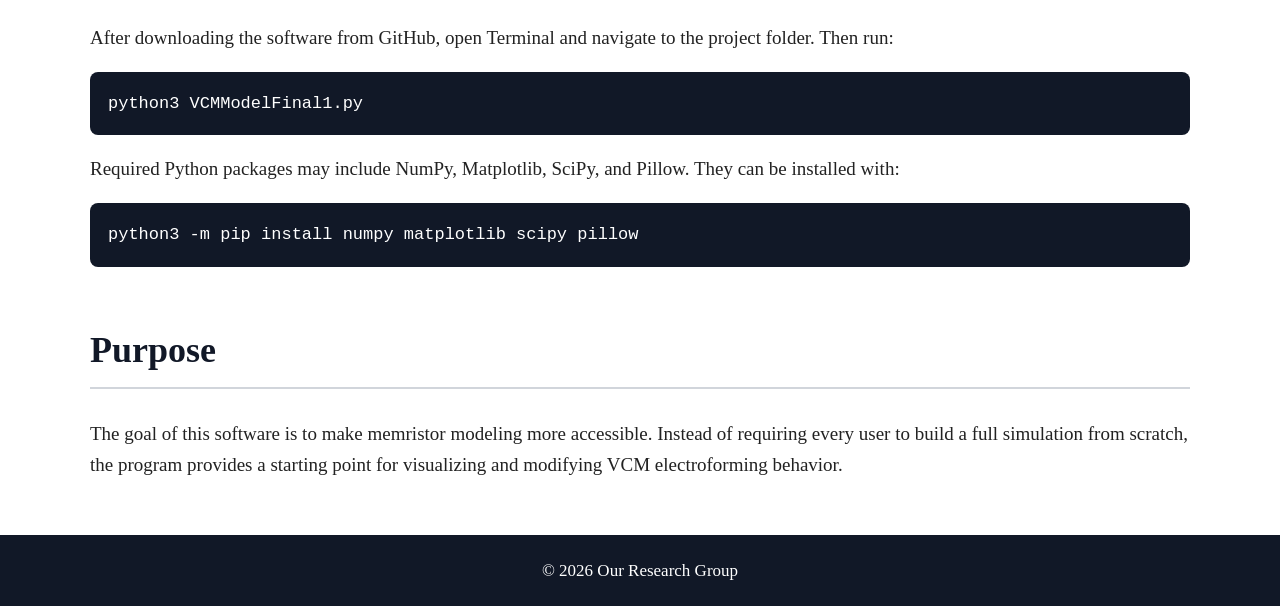
<file: software.html>
<!DOCTYPE html>
<html lang="en">
<head>
  <meta charset="UTF-8">
  <meta name="viewport" content="width=device-width, initial-scale=1.0">
  <title>Open-Source Software</title>
  <link rel="stylesheet" href="style.css">
</head>
<body>

  <nav class="tabs">
    <a href="index.html">Home</a>
    <a href="research.html">Research</a>
    <a class="active" href="software.html">Open-Source Software</a>
    <a href="publications.html">Publications</a>
  </nav>
  
  <header class="hero">
    <h1>Open-Source Software</h1>
    <p>A Python-based simulator for oxide-based memristive switching and VCM electroforming</p>
  </header>

  

  <main>

    <section>
      <h2>About the Software</h2>
      <p>
        Our open-source software is a Python-based simulator designed to model
        voltage-controlled memristive switching in oxide-based devices. The software
        allows users to explore how device geometry, material properties, voltage
        conditions, and simulation parameters affect switching behavior.
      </p>

      <p>
        The program is designed for research and education. It provides an interactive
        way to visualize oxygen vacancy migration, conductive filament formation,
        temperature evolution, electric potential, and current-voltage response.
      </p>

      <a class="button" href="https://github.com/chloez4109-gif/OpenVCM-Simulator" target="_blank">
        View Software on GitHub
      </a>
    </section>

    <section>
      <h2>Main Features</h2>
      <ul>
        <li>Interactive Python graphical user interface</li>
        <li>Simulation of VCM electroforming behavior</li>
        <li>Visualization of oxygen vacancy concentration</li>
        <li>Temperature and electric potential maps</li>
        <li>Current-voltage curve generation</li>
        <li>Adjustable oxide material properties</li>
        <li>Adjustable geometry, voltage, and simulation parameters</li>
        <li>Open-source code for research and educational use</li>
      </ul>
    </section>

    <section>
      <h2>Physical Processes Included</h2>
      <p>
        The simulator focuses on the coupled physical mechanisms involved in oxide-based
        resistive switching. These include electric-field-driven oxygen vacancy migration,
        Joule heating, conductivity changes, and conductive filament development.
      </p>

      <p>
        By changing parameters in the software, users can observe how different material
        and device conditions influence the formation of conductive pathways and the
        resulting current-voltage behavior.
      </p>
    </section>

    <section>
      <h2>How to Run</h2>
      <p>
        After downloading the software from GitHub, open Terminal and navigate to the
        project folder. Then run:
      </p>

      <pre><code>python3 VCMModelFinal1.py</code></pre>

      <p>
        Required Python packages may include NumPy, Matplotlib, SciPy, and Pillow.
        They can be installed with:
      </p>

      <pre><code>python3 -m pip install numpy matplotlib scipy pillow</code></pre>
    </section>

    <section>
      <h2>Purpose</h2>
      <p>
        The goal of this software is to make memristor modeling more accessible. Instead
        of requiring every user to build a full simulation from scratch, the program
        provides a starting point for visualizing and modifying VCM electroforming behavior.
      </p>
    </section>

  </main>

  <footer>
    <p>© 2026 Our Research Group</p>
  </footer>

</body>
</html>
</file>
<file: style.css>
body {
  margin: 0;
  font-family: "Times New Roman", Times, serif;
  background-color: white;
  color: #222;
  line-height: 1.6;
}

/* Tabs at the very top */
.tabs {
  display: flex;
  justify-content: center;
  background-color: #111827;
  border-bottom: 4px solid #374151;
  position: sticky;
  top: 0;
  z-index: 1000;
}

.tabs a {
  color: white;
  text-decoration: none;
  padding: 16px 34px;
  font-size: 20px;
  border-left: 1px solid #374151;
  border-right: 1px solid #374151;
}

.tabs a:hover {
  background-color: #374151;
}

.tabs a.active {
  background-color: white;
  color: #111827;
  font-weight: bold;
}

/* Header */
.hero {
  background: linear-gradient(to right, #1f2937, #374151);
  color: white;
  text-align: center;
  padding: 90px 20px;
}

.hero h1 {
  font-size: 54px;
  margin: 0 0 15px 0;
  letter-spacing: 1px;
}

.hero p {
  font-size: 23px;
  max-width: 900px;
  margin: 0 auto;
}

/* Page layout */
main {
  max-width: 1100px;
  margin: 40px auto;
  padding: 0 25px;
}

/* No rectangular boxes around sections */
section {
  margin-bottom: 55px;
  padding: 0;
  background: none;
  border-radius: 0;
  box-shadow: none;
}

h2 {
  font-size: 36px;
  color: #111827;
  border-bottom: 2px solid #d1d5db;
  padding-bottom: 8px;
  margin-top: 0;
}

h3 {
  font-size: 34px;
  color: #111827;
  margin: 0 0 10px 0;
}

p,
li {
  font-size: 19px;
}

ul {
  padding-left: 28px;
}

/* People profile layout */
.profile-card {
  display: grid;
  grid-template-columns: 320px 1fr;
  gap: 50px;
  align-items: start;
  margin-top: 25px;
}

.profile-photo img {
  width: 320px;
  height: auto;
  border-radius: 12px;
  display: block;
}

.profile-info {
  padding-top: 10px;
}

.profile-title {
  font-size: 24px;
  font-weight: bold;
  margin-bottom: 5px;
}

/* Clickable more-info section */
details {
  margin-top: 22px;
  font-size: 19px;
}

summary {
  cursor: pointer;
  font-size: 22px;
  font-weight: bold;
  color: #1f2937;
  margin-bottom: 12px;
}

summary:hover {
  text-decoration: underline;
}

/* Button */
.button {
  display: inline-block;
  margin-top: 15px;
  background-color: #1f2937;
  color: white;
  padding: 12px 24px;
  border-radius: 6px;
  text-decoration: none;
  font-size: 18px;
}

.button:hover {
  background-color: #374151;
}

/* Links */
a {
  color: #1f2937;
}

/* Code blocks */
pre {
  background-color: #111827;
  color: white;
  padding: 18px;
  border-radius: 8px;
  overflow-x: auto;
  font-size: 17px;
}

code {
  font-family: "Courier New", Courier, monospace;
}

/* Footer */
footer {
  text-align: center;
  background-color: #111827;
  color: white;
  padding: 22px;
  margin-top: 40px;
}

footer p {
  margin: 0;
  font-size: 17px;
}

/* Mobile layout */
@media screen and (max-width: 800px) {
  .tabs {
    flex-direction: column;
  }

  .tabs a {
    text-align: center;
    padding: 14px;
  }

  .hero {
    padding: 75px 20px;
  }

  .hero h1 {
    font-size: 36px;
  }

  .hero p {
    font-size: 19px;
  }

  main {
    padding: 0 20px;
  }

  .profile-card {
    grid-template-columns: 1fr;
    gap: 25px;
  }

  .profile-photo img {
    width: 100%;
    max-width: 320px;
  }
  .cun-li {
  margin-top: 45px;
}
}
</file>
